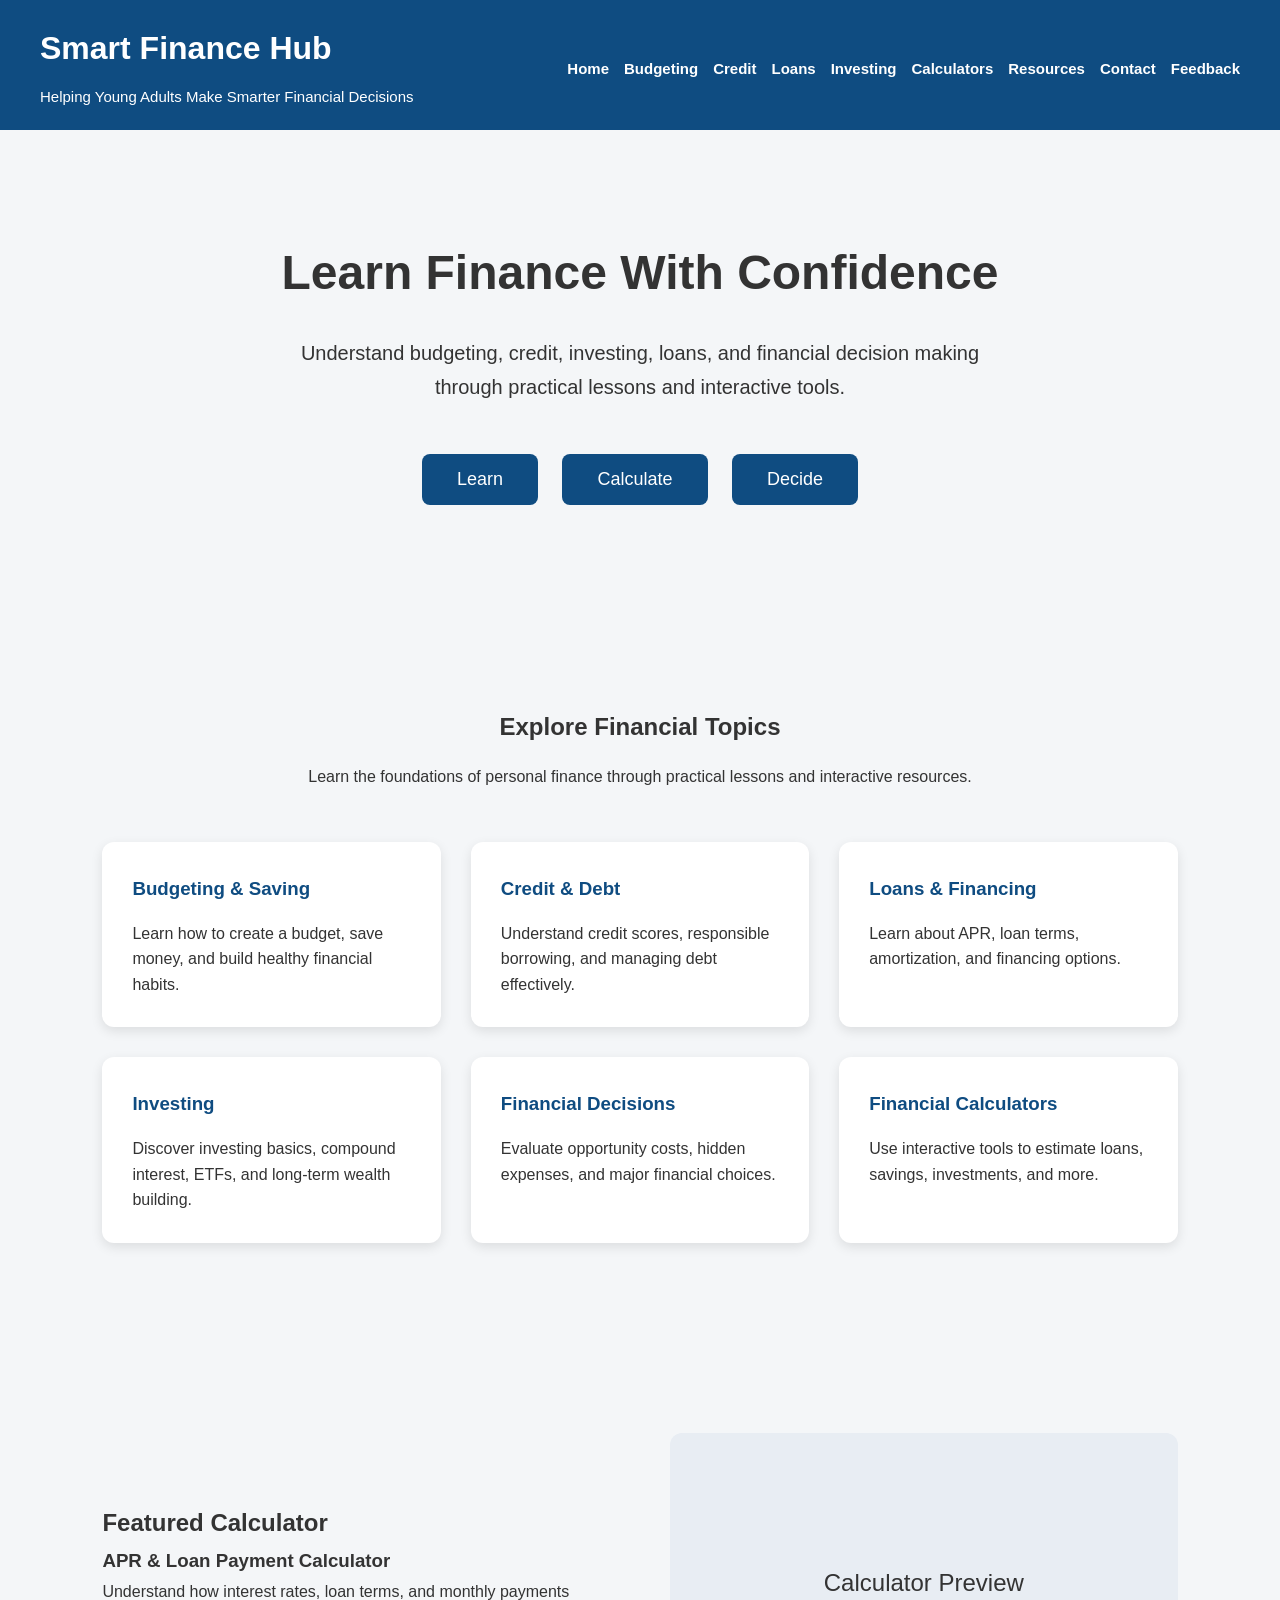
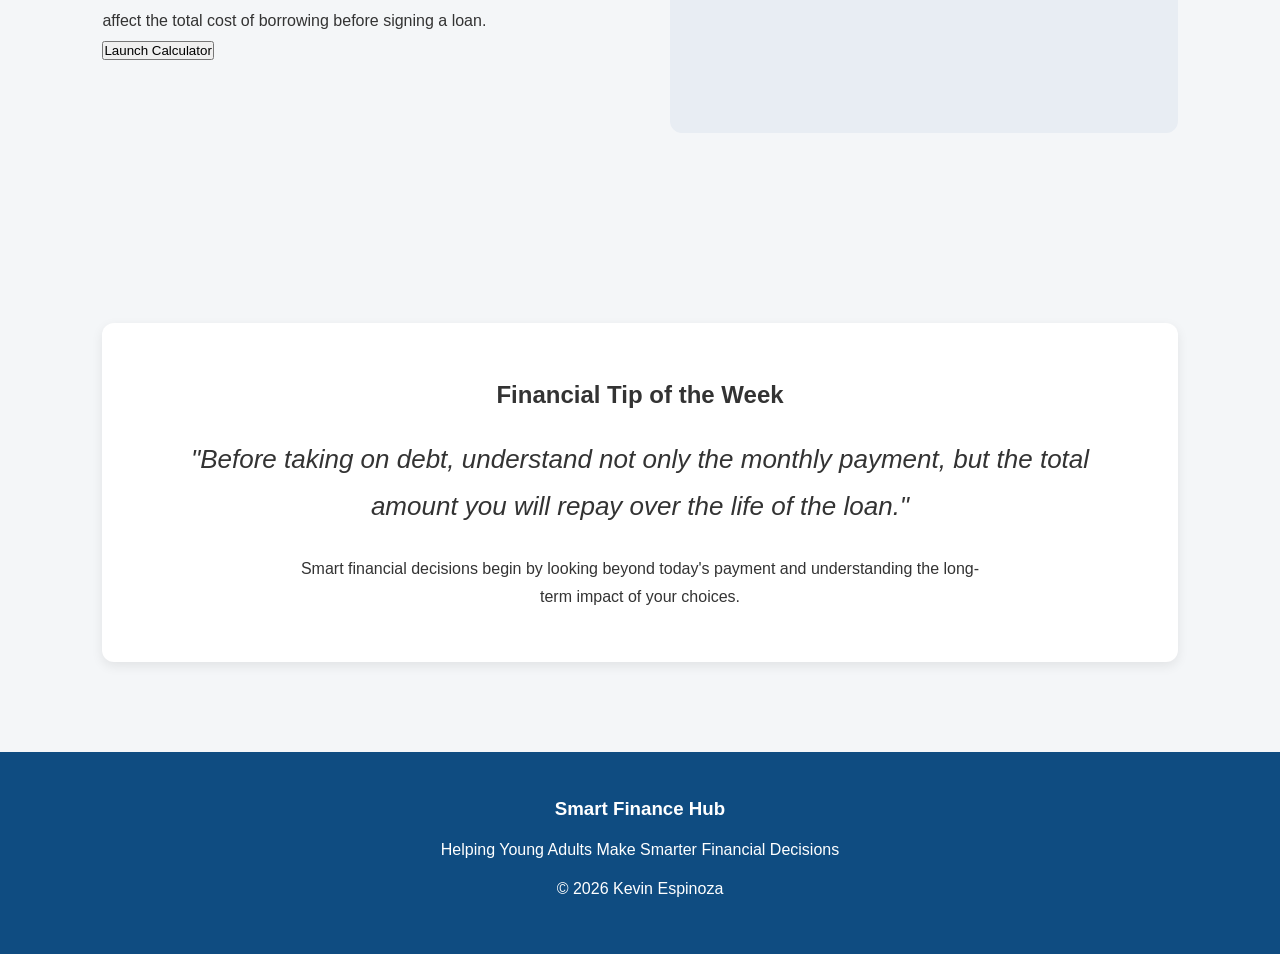
<file: index.html>
<!DOCTYPE html>
<html lang="en">

<head>

    <meta charset="UTF-8">
    <meta name="viewport" content="width=device-width, initial-scale=1.0">

    <title>Smart Finance Hub</title>

    <link rel="stylesheet" href="css/styles.css">

</head>

<body>

    <!-- ================= HEADER ================= -->

    <header>

        <div class="logo">

            <h1>Smart Finance Hub</h1>

            <p>Helping Young Adults Make Smarter Financial Decisions</p>

        </div>

        <nav>

            <ul>

                <li><a href="index.html">Home</a></li>
                <li><a href="pages/budgeting.html">Budgeting</a></li>
                <li><a href="pages/credit.html">Credit</a></li>
                <li><a href="pages/loans.html">Loans</a></li>
                <li><a href="pages/investing.html">Investing</a></li>
                <li><a href="pages/calculators.html">Calculators</a></li>
                <li><a href="pages/resources.html">Resources</a></li>
                <li><a href="pages/contact.html">Contact</a></li>
                <li><a href="pages/feedback.html">Feedback</a></li>

            </ul>

        </nav>

    </header>

    <!-- ================= HERO ================= -->

    <section class="hero">

        <h2>Learn Finance With Confidence</h2>

        <p>
            Understand budgeting, credit, investing, loans, and financial
            decision making through practical lessons and interactive tools.
        </p>

        <div class="hero-buttons">

            <button>Learn</button>
            <button>Calculate</button>
            <button>Decide</button>

        </div>

    </section>

    <!-- ================= FEATURED TOPICS ================= -->

    <section class="topics">

        <div class="section-title">

            <h2>Explore Financial Topics</h2>

            <p>
                Learn the foundations of personal finance through practical
                lessons and interactive resources.
            </p>

        </div>

        <div class="topic-grid">

            <div class="card">

                <h3>Budgeting &amp; Saving</h3>

                <p>
                    Learn how to create a budget, save money, and build healthy financial habits.
                </p>

            </div>

            <div class="card">

                <h3>Credit &amp; Debt</h3>

                <p>
                    Understand credit scores, responsible borrowing, and managing debt effectively.
                </p>

            </div>

            <div class="card">

                <h3>Loans &amp; Financing</h3>

                <p>
                    Learn about APR, loan terms, amortization, and financing options.
                </p>

            </div>

            <div class="card">

                <h3>Investing</h3>

                <p>
                    Discover investing basics, compound interest, ETFs, and long-term wealth building.
                </p>

            </div>

            <div class="card">

                <h3>Financial Decisions</h3>

                <p>
                    Evaluate opportunity costs, hidden expenses, and major financial choices.
                </p>

            </div>

            <div class="card">

                <h3>Financial Calculators</h3>

                <p>
                    Use interactive tools to estimate loans, savings, investments, and more.
                </p>

            </div>

        </div>

    </section>

    <!-- ================= FEATURED CALCULATOR ================= -->

    <section class="featured-calculator">

        <div class="calculator-content">

            <div class="calculator-text">

                <h2>Featured Calculator</h2>

                <h3>APR &amp; Loan Payment Calculator</h3>

                <p>
                    Understand how interest rates, loan terms, and monthly payments
                    affect the total cost of borrowing before signing a loan.
                </p>

                <button>Launch Calculator</button>

            </div>

            <div class="calculator-preview">

                <div class="calculator-placeholder">

                    Calculator Preview

                </div>

            </div>

        </div>

    </section>

    <!-- ================= FINANCIAL TIP ================= -->

    <section class="financial-tip">

        <div class="tip-container">

            <h2>Financial Tip of the Week</h2>

            <blockquote>

                "Before taking on debt, understand not only the monthly payment,
                but the total amount you will repay over the life of the loan."

            </blockquote>

            <p>

                Smart financial decisions begin by looking beyond today's payment
                and understanding the long-term impact of your choices.

            </p>

        </div>

    </section>

    <!-- ================= FOOTER ================= -->

    <footer>

        <div class="footer-content">

            <h3>Smart Finance Hub</h3>

            <p>

                Helping Young Adults Make Smarter Financial Decisions

            </p>

            <p>

                &copy; 2026 Kevin Espinoza

            </p>

        </div>

    </footer>

</body>

</html>
</file>
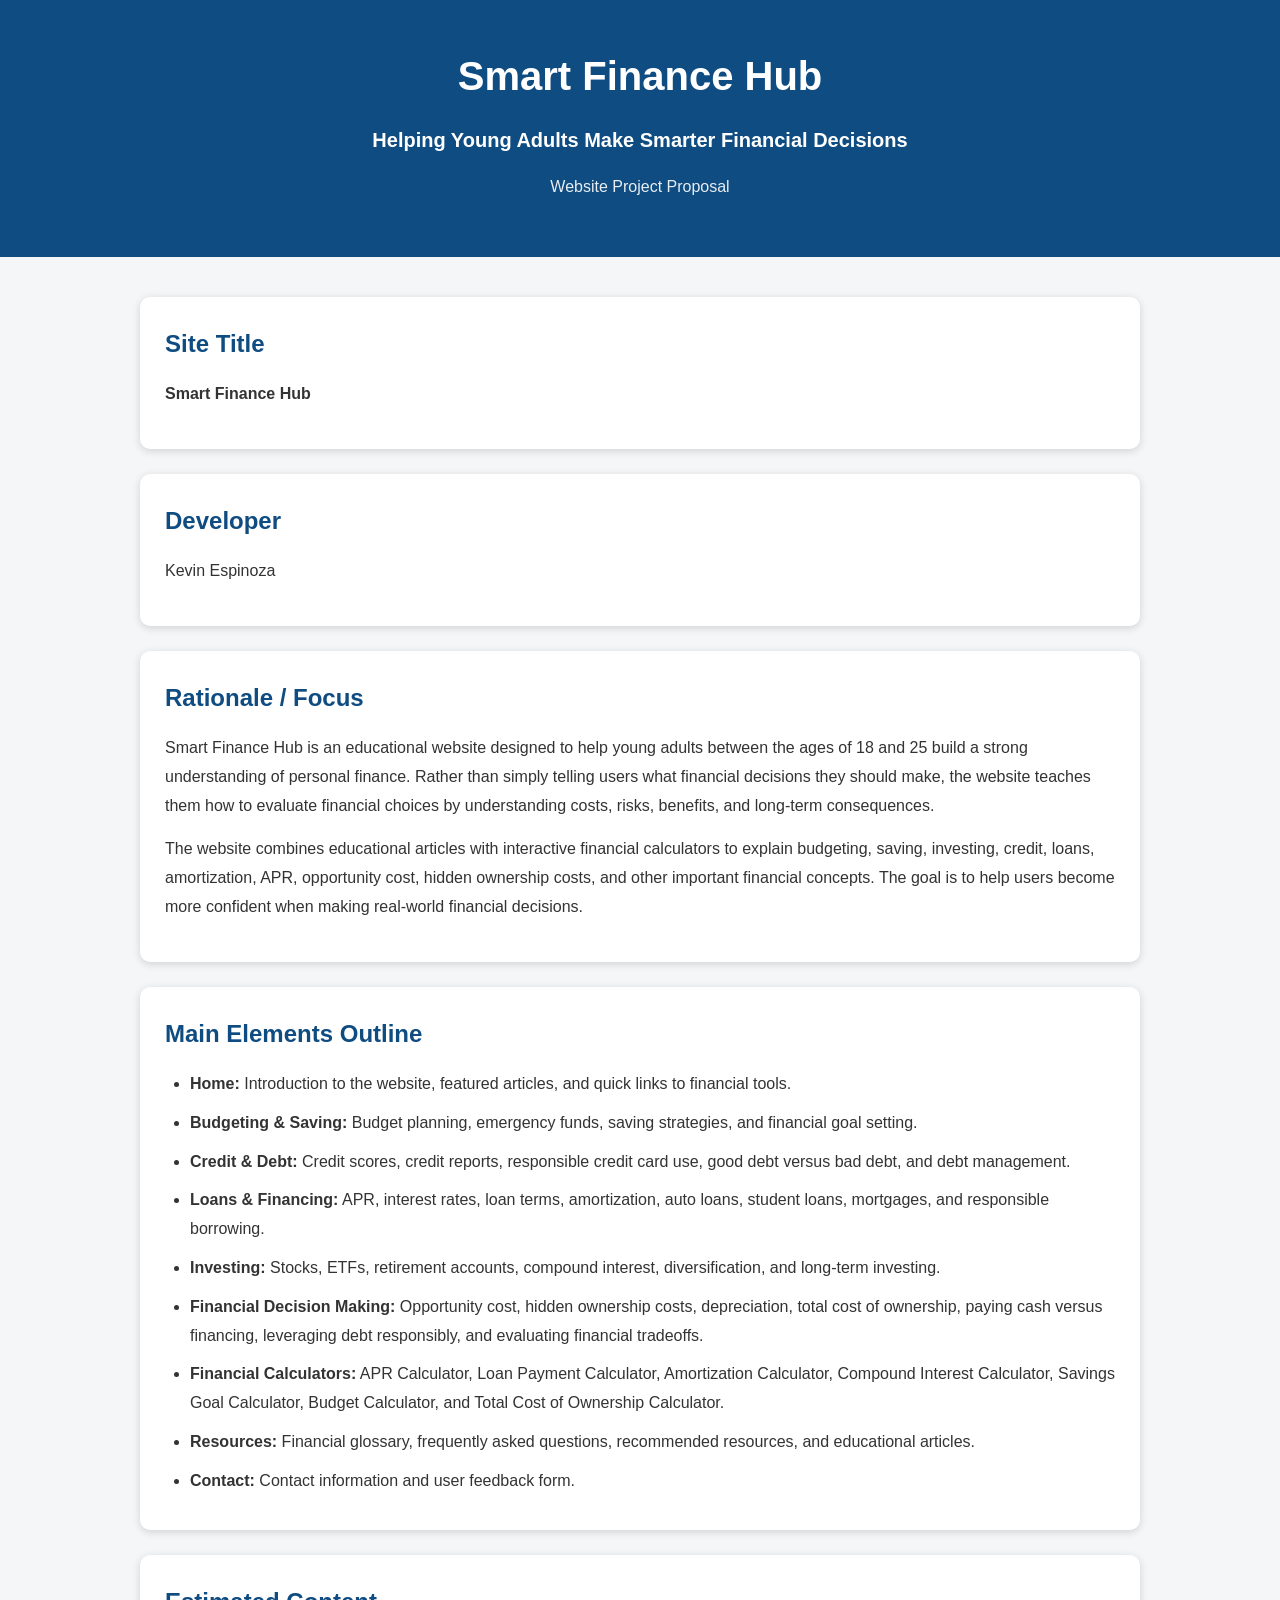
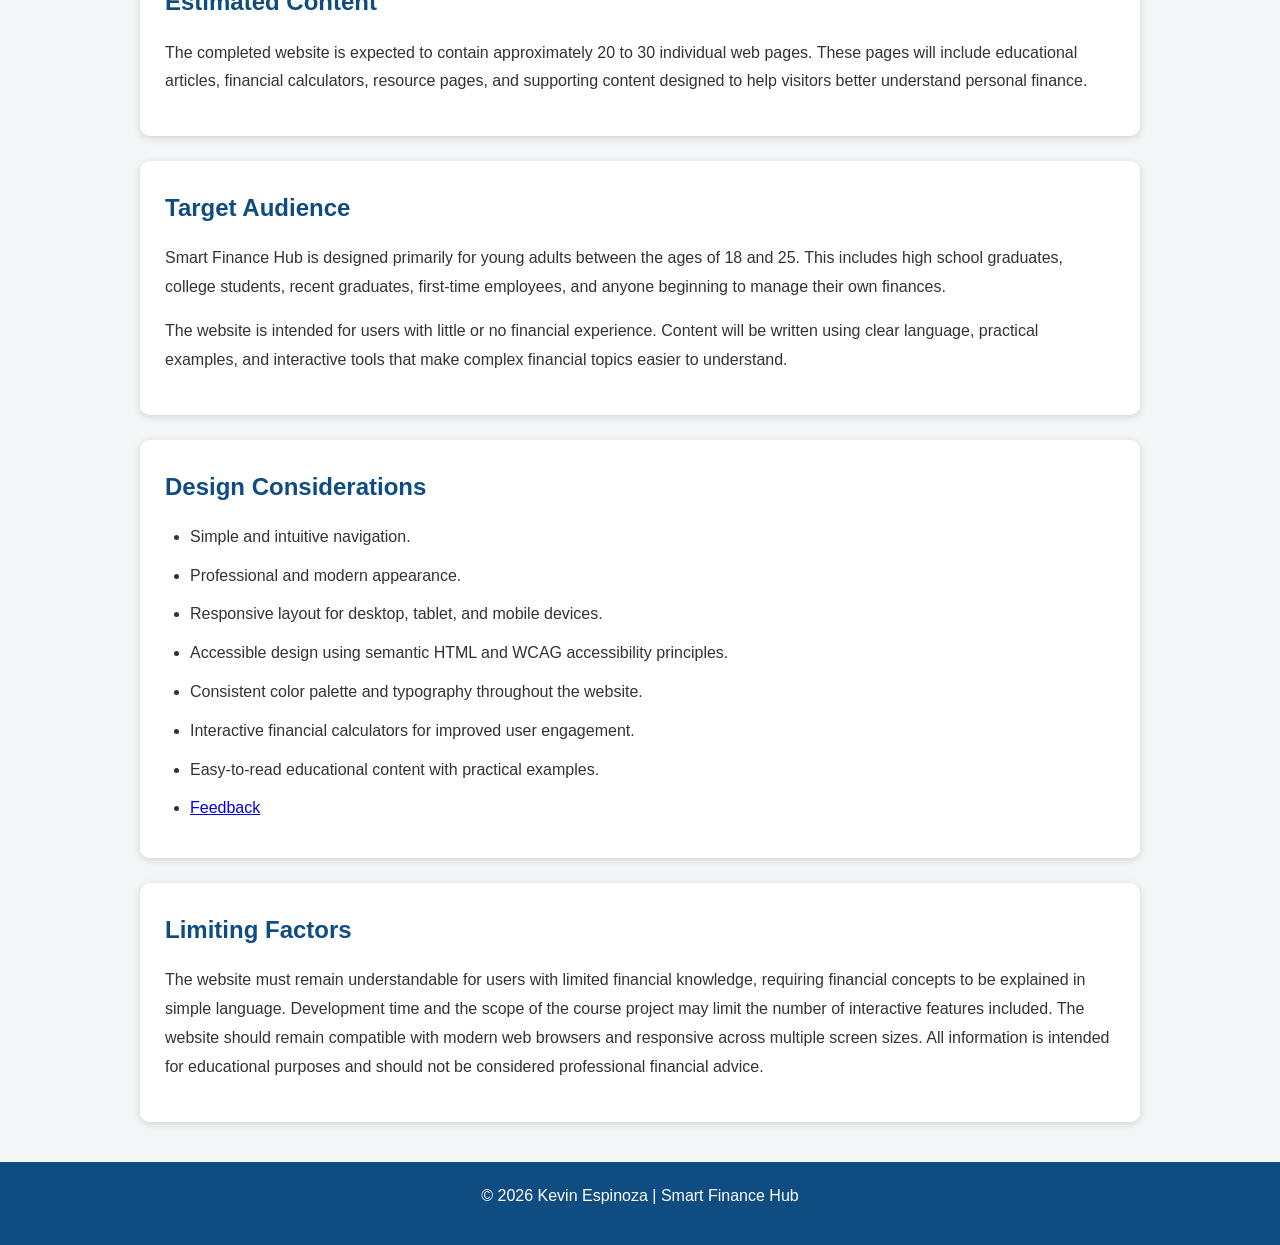
<file: proposal.html>
<!DOCTYPE html>
<html lang="en">

<head>
    <meta charset="UTF-8">
    <meta name="viewport" content="width=device-width, initial-scale=1.0">
    <title>Smart Finance Hub | Project Proposal</title>

    <link rel="stylesheet" href="css/proposal.css">
</head>

<body>

    <!-- Header -->
    <header>
        <h1>Smart Finance Hub</h1>
        <p class="tagline">Helping Young Adults Make Smarter Financial Decisions</p>
        <p class="subtitle">Website Project Proposal</p>
    </header>

    <!-- Main Content -->
    <main>

        <!-- Site Title -->
        <section>
            <h2>Site Title</h2>

            <p><strong>Smart Finance Hub</strong></p>
        </section>

        <!-- Developer -->
        <section>
            <h2>Developer</h2>

            <p>Kevin Espinoza</p>
        </section>

        <!-- Rationale -->
        <section>
            <h2>Rationale / Focus</h2>

            <p>
                Smart Finance Hub is an educational website designed to help young adults between the
                ages of 18 and 25 build a strong understanding of personal finance. Rather than simply
                telling users what financial decisions they should make, the website teaches them how
                to evaluate financial choices by understanding costs, risks, benefits, and long-term
                consequences.
            </p>

            <p>
                The website combines educational articles with interactive financial calculators to
                explain budgeting, saving, investing, credit, loans, amortization, APR, opportunity
                cost, hidden ownership costs, and other important financial concepts. The goal is to
                help users become more confident when making real-world financial decisions.
            </p>
        </section>

        <!-- Main Elements -->
        <section>
            <h2>Main Elements Outline</h2>

            <ul>
                <li><strong>Home:</strong> Introduction to the website, featured articles, and quick links to financial tools.</li>

                <li><strong>Budgeting & Saving:</strong> Budget planning, emergency funds, saving strategies, and financial goal setting.</li>

                <li><strong>Credit & Debt:</strong> Credit scores, credit reports, responsible credit card use, good debt versus bad debt, and debt management.</li>

                <li><strong>Loans & Financing:</strong> APR, interest rates, loan terms, amortization, auto loans, student loans, mortgages, and responsible borrowing.</li>

                <li><strong>Investing:</strong> Stocks, ETFs, retirement accounts, compound interest, diversification, and long-term investing.</li>

                <li><strong>Financial Decision Making:</strong> Opportunity cost, hidden ownership costs, depreciation, total cost of ownership, paying cash versus financing, leveraging debt responsibly, and evaluating financial tradeoffs.</li>

                <li><strong>Financial Calculators:</strong> APR Calculator, Loan Payment Calculator, Amortization Calculator, Compound Interest Calculator, Savings Goal Calculator, Budget Calculator, and Total Cost of Ownership Calculator.</li>

                <li><strong>Resources:</strong> Financial glossary, frequently asked questions, recommended resources, and educational articles.</li>

                <li><strong>Contact:</strong> Contact information and user feedback form.</li>
            </ul>
        </section>

        <!-- Estimated Content -->
        <section>
            <h2>Estimated Content</h2>

            <p>
                The completed website is expected to contain approximately 20 to 30 individual web
                pages. These pages will include educational articles, financial calculators, resource
                pages, and supporting content designed to help visitors better understand personal
                finance.
            </p>
        </section>

        <!-- Target Audience -->
        <section>
            <h2>Target Audience</h2>

            <p>
                Smart Finance Hub is designed primarily for young adults between the ages of 18 and 25.
                This includes high school graduates, college students, recent graduates, first-time
                employees, and anyone beginning to manage their own finances.
            </p>

            <p>
                The website is intended for users with little or no financial experience. Content will
                be written using clear language, practical examples, and interactive tools that make
                complex financial topics easier to understand.
            </p>
        </section>

        <!-- Design Considerations -->
        <section>
            <h2>Design Considerations</h2>

            <ul>
                <li>Simple and intuitive navigation.</li>
                <li>Professional and modern appearance.</li>
                <li>Responsive layout for desktop, tablet, and mobile devices.</li>
                <li>Accessible design using semantic HTML and WCAG accessibility principles.</li>
                <li>Consistent color palette and typography throughout the website.</li>
                <li>Interactive financial calculators for improved user engagement.</li>
                <li>Easy-to-read educational content with practical examples.</li>
                <li><a href="pages/feedback.html">Feedback</a></li>
            </ul>
        </section>

        <!-- Limiting Factors -->
        <section>
            <h2>Limiting Factors</h2>

            <p>
                The website must remain understandable for users with limited financial knowledge,
                requiring financial concepts to be explained in simple language. Development time and
                the scope of the course project may limit the number of interactive features included.
                The website should remain compatible with modern web browsers and responsive across
                multiple screen sizes. All information is intended for educational purposes and should
                not be considered professional financial advice.
            </p>
        </section>

    </main>

    <!-- Footer -->
    <footer>
        <p>&copy; 2026 Kevin Espinoza | Smart Finance Hub</p>
    </footer>

</body>

</html>
</file>
<file: css/styles.css>
/* ================= GLOBAL ================= */

*{
    margin:0;
    padding:0;
    box-sizing:border-box;
}

body{
    font-family:Arial, Helvetica, sans-serif;
    background:#f4f6f8;
    color:#333;
    line-height:1.8;
}

/* ================= HEADER ================= */

header{

    display:flex;
    justify-content:space-between;
    align-items:center;
    flex-wrap:wrap;

    padding:20px 40px;

    background:#0f4c81;
    color:white;

}

.logo h1{

    margin-bottom:5px;

}

.logo p{

    font-size:15px;

}

nav{

    margin-top:10px;

}

nav ul{

    display:flex;
    flex-wrap:wrap;
    justify-content:flex-end;
    align-items:center;

    list-style:none;

    gap:15px;

}

nav li{

    list-style:none;

}

nav a{

    color:white;
    text-decoration:none;
    font-weight:bold;
    font-size:15px;

    transition:.2s;

}

nav a:hover{

    text-decoration:underline;

}

/* ================= HERO ================= */

.hero{

    text-align:center;
    padding:100px 40px;

}

.hero h2{

    font-size:48px;
    margin-bottom:20px;

}

.hero p{

    max-width:700px;
    margin:auto;

    font-size:20px;
    line-height:1.7;

}

.hero-buttons{

    margin-top:40px;

}

.hero-buttons button{

    padding:15px 35px;

    margin:10px;

    font-size:18px;

    border:none;
    border-radius:8px;

    cursor:pointer;

    background:#0f4c81;
    color:white;

}

.hero-buttons button:hover{

    background:#0c3b64;

}

/* ================= TOPICS ================= */

.topics{

    padding:90px 8%;

}

.section-title{

    text-align:center;
    margin-bottom:50px;

}

.section-title h2{

    margin-bottom:15px;

}

.section-title p{

    max-width:700px;
    margin:auto;

}

.topic-grid{

    display:grid;
    grid-template-columns:repeat(auto-fit,minmax(280px,1fr));

    gap:30px;

}

.card{

    background:white;

    padding:30px;

    border-radius:12px;

    box-shadow:0 4px 12px rgba(0,0,0,.1);

}

.card h3{

    margin-bottom:15px;
    color:#0f4c81;

}

.card p{

    line-height:1.6;

}

/* ================= FEATURED CALCULATOR ================= */

.featured-calculator{

    padding:100px 8%;

}

.calculator-content{

    display:flex;
    justify-content:space-between;
    align-items:center;
    flex-wrap:wrap;

    gap:60px;

}

.calculator-text{

    flex:1;
    min-width:300px;

}

.calculator-preview{

    flex:1;
    min-width:300px;

}

.calculator-placeholder{

    height:300px;

    display:flex;
    justify-content:center;
    align-items:center;

    background:#e8edf3;

    border-radius:12px;

    font-size:24px;

}

/* ================= FINANCIAL TIP ================= */

.financial-tip{

    padding:90px 8%;

}

.tip-container{

    background:white;

    padding:50px;

    border-radius:12px;

    box-shadow:0 4px 12px rgba(0,0,0,.08);

    text-align:center;

}

.tip-container h2{

    margin-bottom:20px;

}

.tip-container blockquote{

    font-size:26px;

    font-style:italic;

    margin-bottom:25px;

}

.tip-container p{

    max-width:700px;

    margin:auto;

}

/* ================= FORMS ================= */

form{

    max-width:700px;
    margin:60px auto;
    background:white;
    padding:40px;
    border-radius:12px;
    box-shadow:0 4px 12px rgba(0,0,0,.1);

}

form label{

    display:block;
    margin-top:20px;
    margin-bottom:8px;
    font-weight:bold;

}

form input,
form textarea,
form select{

    width:100%;
    padding:10px;
    font-size:16px;

}

form input[type="radio"],
form input[type="checkbox"]{

    width:auto;
    margin-right:8px;

}

form input[type="submit"],
form input[type="reset"]{

    width:auto;
    margin-top:20px;
    margin-right:10px;
    padding:12px 24px;

    background:#0f4c81;
    color:white;
    border:none;
    border-radius:6px;
    cursor:pointer;

}

form input[type="submit"]:hover,
form input[type="reset"]:hover{

    background:#0c3b64;

}

/* ================= FOOTER ================= */

footer{

    background:#0f4c81;

    color:white;

    text-align:center;

    padding:40px;

}

.footer-content h3{

    margin-bottom:10px;

}

.footer-content p{

    margin:10px 0;

}

/* ================= MOBILE ================= */

@media(max-width:768px){

    header{

        flex-direction:column;
        text-align:center;

    }

    nav ul{

        justify-content:center;

    }

    .hero h2{

        font-size:36px;

    }

}
</file>
<file: css/proposal.css>
/* ================= GLOBAL ================= */

*{
    margin:0;
    padding:0;
    box-sizing:border-box;
}

body{

    font-family:Arial, Helvetica, sans-serif;

    background:#f4f6f8;

    color:#333;

    line-height:1.8;

}

/* ================= HEADER ================= */

header{

    background:#0f4c81;

    color:white;

    text-align:center;

    padding:40px;

}

header h1{

    font-size:40px;

}

.tagline{

    font-size:20px;

    font-weight:600;

    margin-top:10px;

}

.subtitle{

    font-size:16px;

    margin-top:8px;

    opacity:.9;

}

/* ================= MAIN ================= */

main{

    width:90%;

    max-width:1000px;

    margin:40px auto;

}

section{

    background:white;

    padding:25px;

    margin-bottom:25px;

    border-radius:10px;

    box-shadow:0 2px 8px rgba(0,0,0,.15);

}

h2{

    color:#0f4c81;

    margin-bottom:15px;

}

p{

    margin-bottom:15px;

}

ul{

    margin-left:25px;

}

li{

    margin-bottom:10px;

}

/* ================= FOOTER ================= */

footer{

    background:#0f4c81;

    color:white;

    text-align:center;

    padding:20px;

    margin-top:40px;

}
</file>
